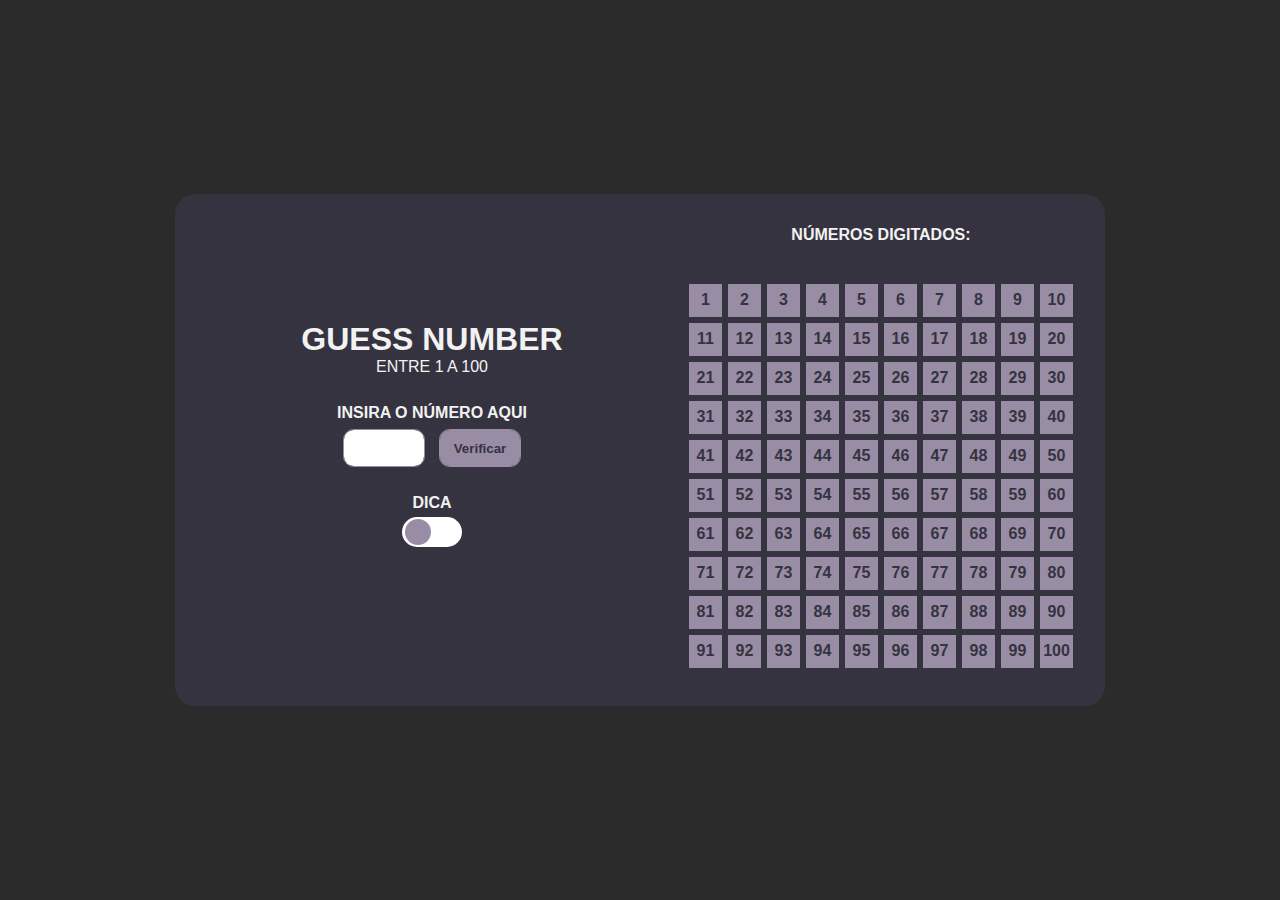
<file: index.html>
<!DOCTYPE html>
<html lang="pt-br">
<head>
    <meta charset="UTF-8">
    <meta http-equiv="X-UA-Compatible" content="IE=edge">
    <meta name="viewport" content="width=device-width, initial-scale=1.0, shrink-to-fit=no">

    <meta name="author" content="TZNR">
    <meta name="descripition" content="This page contain a games, that propouse was a guess one number (1 - 100)">

    <link rel="stylesheet" href="./assets/css/style.css">

    <script src="./assets/js/index.js"></script>

    <title>Number Guess</title>
</head>
<body>
    <main class="container">
        <div class="container1">
            <article class="titulo-container">
                <h1>guess number</h1>
                <p>entre 1 a 100</p>
            </article>
    
            <section class="input-container">
                <h4>insira o número aqui</h4>
    
                <div class="input-numero-container">
                    <input type="number" name="number" class="input-number">
                    <button onclick="consequencia()" class="verificar">Verificar</button>
                </div>
            </section>
    
            <section class="dica-container">
                <p class="dica-sinal">DICA</p>
                <input type="checkbox" name="dicaNumber" id="dica-checkbox" hidden>
                <label class="dica" for="dica-checkbox">
                    <div class="square"></div>
                    <div class="circle"></div>
                </label>
    
                <h3 class="dica-palavra"></h3>
            </section>

            <section class="tentativas-container oculto">
                <h4 class="tentativas">tentativas -></h4>

                <p class="tentativas-contagem corzinha"></p>
            </section>
        </div>
        
        <div class="container2">
            <section class="numeros-digitados">
                <h4>Números digitados:</h4>
    
                <p class="res"></p>
    
                <table class="tabela">
                    <tr>
                        <td id="td1">1</td>
                        <td id="td2">2</td>
                        <td id="td3">3</td>
                        <td id="td4">4</td>
                        <td id="td5">5</td>
                        <td id="td6">6</td>
                        <td id="td7">7</td>
                        <td id="td8">8</td>
                        <td id="td9">9</td>
                        <td id="td10">10</td>
                    </tr>
    
                    <tr>
                        <td id="td11">11</td>
                        <td id="td12">12</td>
                        <td id="td13">13</td>
                        <td id="td14">14</td>
                        <td id="td15">15</td>
                        <td id="td16">16</td>
                        <td id="td17">17</td>
                        <td id="td18">18</td>
                        <td id="td19">19</td>
                        <td id="td20">20</td>
                    </tr>
    
                    <tr>
                        <td id="td21">21</td>
                        <td id="td22">22</td>
                        <td id="td23">23</td>
                        <td id="td24">24</td>
                        <td id="td25">25</td>
                        <td id="td26">26</td>
                        <td id="td27">27</td>
                        <td id="td28">28</td>
                        <td id="td29">29</td>
                        <td id="td30">30</td>
                    </tr>
    
                    <tr>
                        <td id="td31">31</td>
                        <td id="td32">32</td>
                        <td id="td33">33</td>
                        <td id="td34">34</td>
                        <td id="td35">35</td>
                        <td id="td36">36</td>
                        <td id="td37">37</td>
                        <td id="td38">38</td>
                        <td id="td39">39</td>
                        <td id="td40">40</td>
                    </tr>
    
                    <tr>
                        <td id="td41">41</td>
                        <td id="td42">42</td>
                        <td id="td43">43</td>
                        <td id="td44">44</td>
                        <td id="td45">45</td>
                        <td id="td46">46</td>
                        <td id="td47">47</td>
                        <td id="td48">48</td>
                        <td id="td49">49</td>
                        <td id="td50">50</td>
                    </tr>
    
                    <tr>
                        <td id="td51">51</td>
                        <td id="td52">52</td>
                        <td id="td53">53</td>
                        <td id="td54">54</td>
                        <td id="td55">55</td>
                        <td id="td56">56</td>
                        <td id="td57">57</td>
                        <td id="td58">58</td>
                        <td id="td59">59</td>
                        <td id="td60">60</td>
                    </tr>
    
                    <tr>
                        <td id="td61">61</td>
                        <td id="td62">62</td>
                        <td id="td63">63</td>
                        <td id="td64">64</td>
                        <td id="td65">65</td>
                        <td id="td66">66</td>
                        <td id="td67">67</td>
                        <td id="td68">68</td>
                        <td id="td69">69</td>
                        <td id="td70">70</td>
                    </tr>
    
                    <tr>
                        <td id="td71">71</td>
                        <td id="td72">72</td>
                        <td id="td73">73</td>
                        <td id="td74">74</td>
                        <td id="td75">75</td>
                        <td id="td76">76</td>
                        <td id="td77">77</td>
                        <td id="td78">78</td>
                        <td id="td79">79</td>
                        <td id="td80">80</td>
                    </tr>
    
                    <tr>
                        <td id="td81">81</td>
                        <td id="td82">82</td>
                        <td id="td83">83</td>
                        <td id="td84">84</td>
                        <td id="td85">85</td>
                        <td id="td86">86</td>
                        <td id="td87">87</td>
                        <td id="td88">88</td>
                        <td id="td89">89</td>
                        <td id="td90">90</td>
                    </tr>
    
                    <tr>
                        <td id="td91">91</td>
                        <td id="td92">92</td>
                        <td id="td93">93</td>
                        <td id="td94">94</td>
                        <td id="td95">95</td>
                        <td id="td96">96</td>
                        <td id="td97">97</td>
                        <td id="td98">98</td>
                        <td id="td99">99</td>
                        <td id="td100">100</td>
                    </tr>
                </table>
            </section>
        </div>
    </main>

    <audio class="audio"></audio>
</body>
</html>
</file>
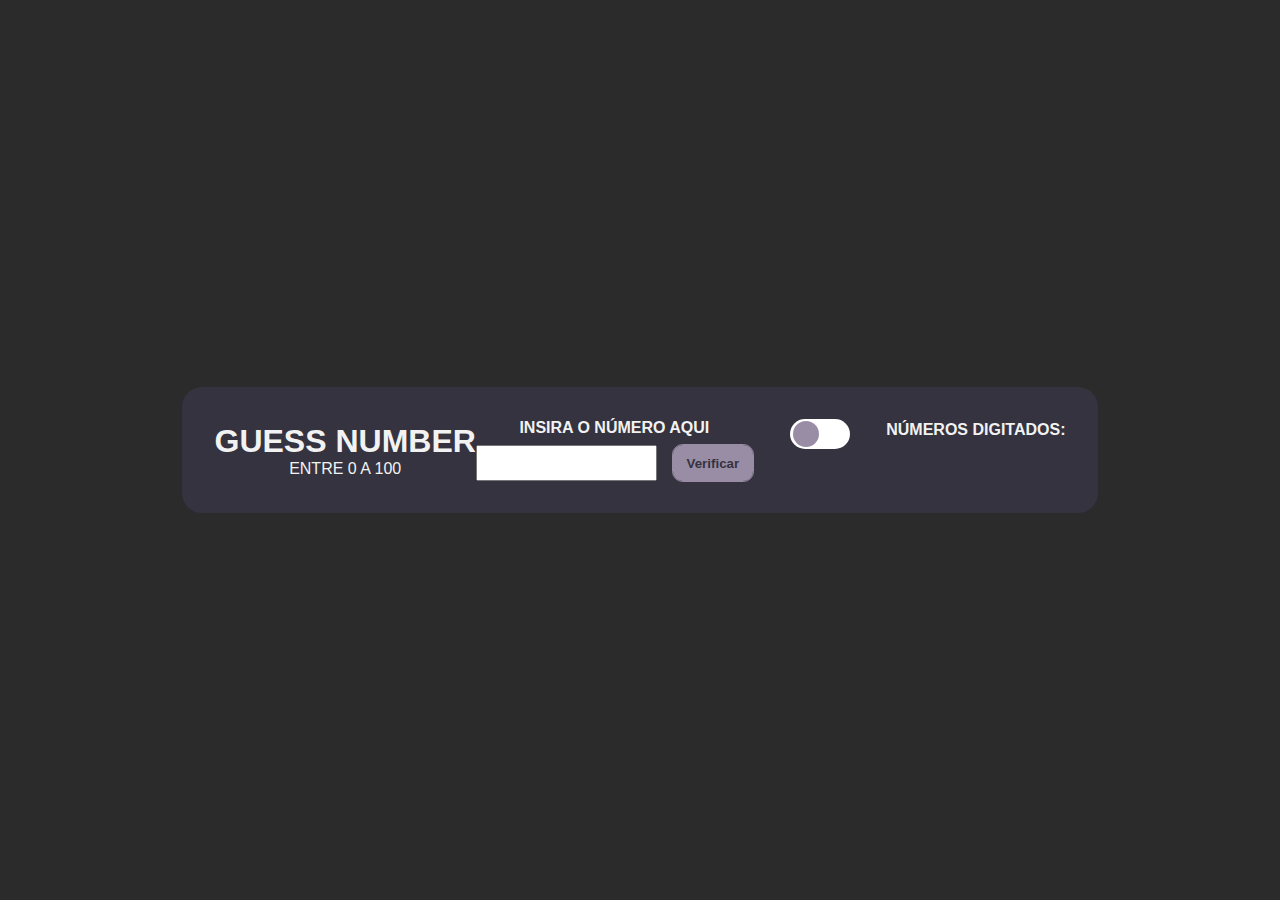
<file: assets/index.html>
<!DOCTYPE html>
<html lang="pt-br">
<head>
    <meta charset="UTF-8">
    <meta http-equiv="X-UA-Compatible" content="IE=edge">
    <meta name="viewport" content="width=device-width, initial-scale=1.0, shrink-to-fit=no">

    <link rel="stylesheet" href="./css/style.css">

    <script src="./js/index.js"></script>
    <!-- <script src="https://kit.fontawesome.com/ab587c5cd2.js" crossorigin="anonymous"></script> -->

    <title>testes</title>
</head>
<body>
    <main class="container">
        <article class="titulo-container">
            <h1>guess number</h1>
            <p>entre 0 a 100</p>
        </article>

        <section class="input-container">
            <h4>insira o número aqui</h4>

            <div class="input-numero-container">
                <input type="text" name="number" class="input-number" maxlength="3">
                <button onclick="consequencia()" class="verificar">Verificar</button>
            </div>
        </section>

        <section class="dica-container">
            <input type="checkbox" name="dicaNumber" id="dica-checkbox" hidden>
            <label class="dica" for="dica-checkbox">
                <div class="square"></div>
                <div class="circle"></div>
            </label>

            <h3 class="dica-palavra">O número é maior!</h3>
        </section>

        <section class="numeros-digitados">
            <h4>Números digitados:</h4>

            <p class="res"></p>
        </section>
    </main>
    <!-- <audio class="audio" src="./audios/videoplayback-_1_.mp3"></audio> -->
    <audio class="audio"></audio>
</body>
</html>
</file>
<file: assets/css/style.css>
:root{
    --back-input: #ffffff;
    --back-main-strong: #24222c;
    --back-main: #353340;
    --color-middle: #998DA6;
    --color-text: #F2F2F2;
}

*{
    margin: 0;
    padding: 0;
    box-sizing: border-box;
    /* outline: 1px solid  red; */
}

/* body */

body{
    width: 100vw;
    height: 100vh;
    display: flex;
    align-items: center;
    justify-content: center;
    background: #2b2b2b;
}

main.container{
    background: var(--back-main);
    border-radius: 1.25rem;
    padding: 2rem 0;
    font-family: -apple-system, BlinkMacSystemFont, 'Segoe UI', Roboto, Oxygen, Ubuntu, Cantarell, 'Open Sans', 'Helvetica Neue', sans-serif;
    display: flex;
    justify-content: space-between;
    flex-direction: column;
    align-items: center;
    row-gap: 1.75rem;
}

main.container div.container1{
    width: 450px;
    display: flex;
    justify-content: space-between;
    flex-direction: column;
    align-items: center;
    row-gap: 1.75rem;
}

/* titulo-container */

article.titulo-container h1, 
article.titulo-container p,
section.input-container h4,
section.numeros-digitados h4{
    color: var(--color-text);
    text-transform: uppercase;
    text-align: center;
}

/* input-container */

section.input-container div.input-numero-container{
    display: flex;
    justify-content: center;
    column-gap: 1rem;
}

section.input-container h4,
section.numeros-digitados h4{
    margin-bottom: .5rem;
}
/* tira as setas dentro do campo input type number */
div.input-numero-container input[type=number]::-webkit-inner-spin-button { 
    -webkit-appearance: none;
    
}

div.input-numero-container input[type=number] { 
   -moz-appearance: textfield;
   appearance: textfield;

}

div.input-numero-container input[type="number"]{
    color: var(--back-main);
    width: 80px;
    padding: .65rem 0;
    border: 0;
    outline: 1px solid var(--color-middle);
    border-radius: .6rem;
    text-align: center;
    font-weight: bold;
}

div.input-numero-container input[type="number"]:disabled{
    background-color: var(--color-middle);
    color: var(--color-text);
}

div.input-numero-container button.verificar{
    width: 80px;
    padding: .65rem 0;
    border-radius: .6rem;
    outline: 1px solid var(--color-middle);
    background: var(--color-middle);
    font-weight: 600;
    color: var(--back-main);
    border: 0;
    cursor: pointer;
}

div.input-numero-container button.verificar:hover{
    background: var(--back-main-strong);
    outline: 1px solid var(--back-main-strong);
    color: var(--color-text);
    box-shadow: 4px 6px 6px #24222c86;
}

div.input-numero-container button.verificar:disabled{
    outline: 1px solid var(--color-middle);
    background: var(--color-middle);
    color: var(--color-text);
    box-shadow: none;
    cursor: auto;
}

/* dica-container */

section.dica-container{
    display: flex;
    flex-direction: column;
    align-items: center;
}

section.dica-container p.dica-sinal{
    margin-bottom: .3rem;
    color: var(--color-text);
    font-weight: bold;
}

.corzinha{
    text-shadow: 0px 0px 5px var(--color-text);
}

.oculto{
    display: none !important;
}

section.dica-container label.dica{
    cursor: pointer;
    position: relative;
    margin-bottom: .7rem;
}

section.dica-container label.dica div.square{
    z-index: 1;
    width: 60px;
    border-radius: 1rem;
    height: 30px;
    background-color: var(--back-input);
}

section.dica-container label.dica div.circle{
    z-index: 2;
    position: absolute;
    width: 26px;
    border-radius: 1rem;
    height: 26px;
    background-color: var(--color-middle);
    top: 2px;
    left: 3px;
    transition: .25s ease-in;
}

#dica-checkbox:checked + label.dica .square{
    background-color: var(--back-input);
}

#dica-checkbox:checked + label.dica .circle{
    background-color: var(--back-main);
    left: 31px;
}

#dica-checkbox:checked ~ h3.dica-palavra{
    opacity: 1;
}

section.dica-container h3.dica-palavra{
    color: var(--color-text);
    font-size: 1rem;
    font-weight: 500;
    opacity: 0;
    min-height: 21px;
}

/* tentativas */

section.tentativas-container{
    display: flex;
    column-gap: .75rem;
}

section.tentativas-container h4{
    color: var(--color-text);
    text-transform: uppercase;
}

section.tentativas-container p.tentativas-contagem{
    color: var(--color-text);
}

/* numeros-digitdos */
section.numeros-digitados{
    display: flex;
    flex-direction: column;
    align-items: center;
}

section.numeros-digitados p.res{
    max-width: 380px;
    min-height: 21px;
    text-align: center;
    color: var(--color-text);
    margin-bottom: .65rem;
}

table.tabela{
    display: flex;
}

table.tabela tr{
    display: flex;
    column-gap: 6px;
    margin-bottom: 6px;
}

table.tabela td{
    width: 33px;
    height: 33px;
    font-weight: bold;
    color: var(--back-main);
    display: flex;
    justify-content: center;
    align-items: center;
    background: var(--color-middle);
}

table.tabela td.acerto{
    color: var(--color-text);
    background: var(--back-main-strong);
}

table.tabela td.acertado{
    color: var(--back-main-strong);
    background: var(--color-text);
    box-shadow: 0px 0px 4px var(--color-text);
}

/* responsividade */
@media only screen and (max-height: 900px) {
    main.container{
        padding: 2rem 2rem;
        flex-direction: row;
    }

    main.container div.container1{
        margin-right: 2rem;
    }
}
</file>
